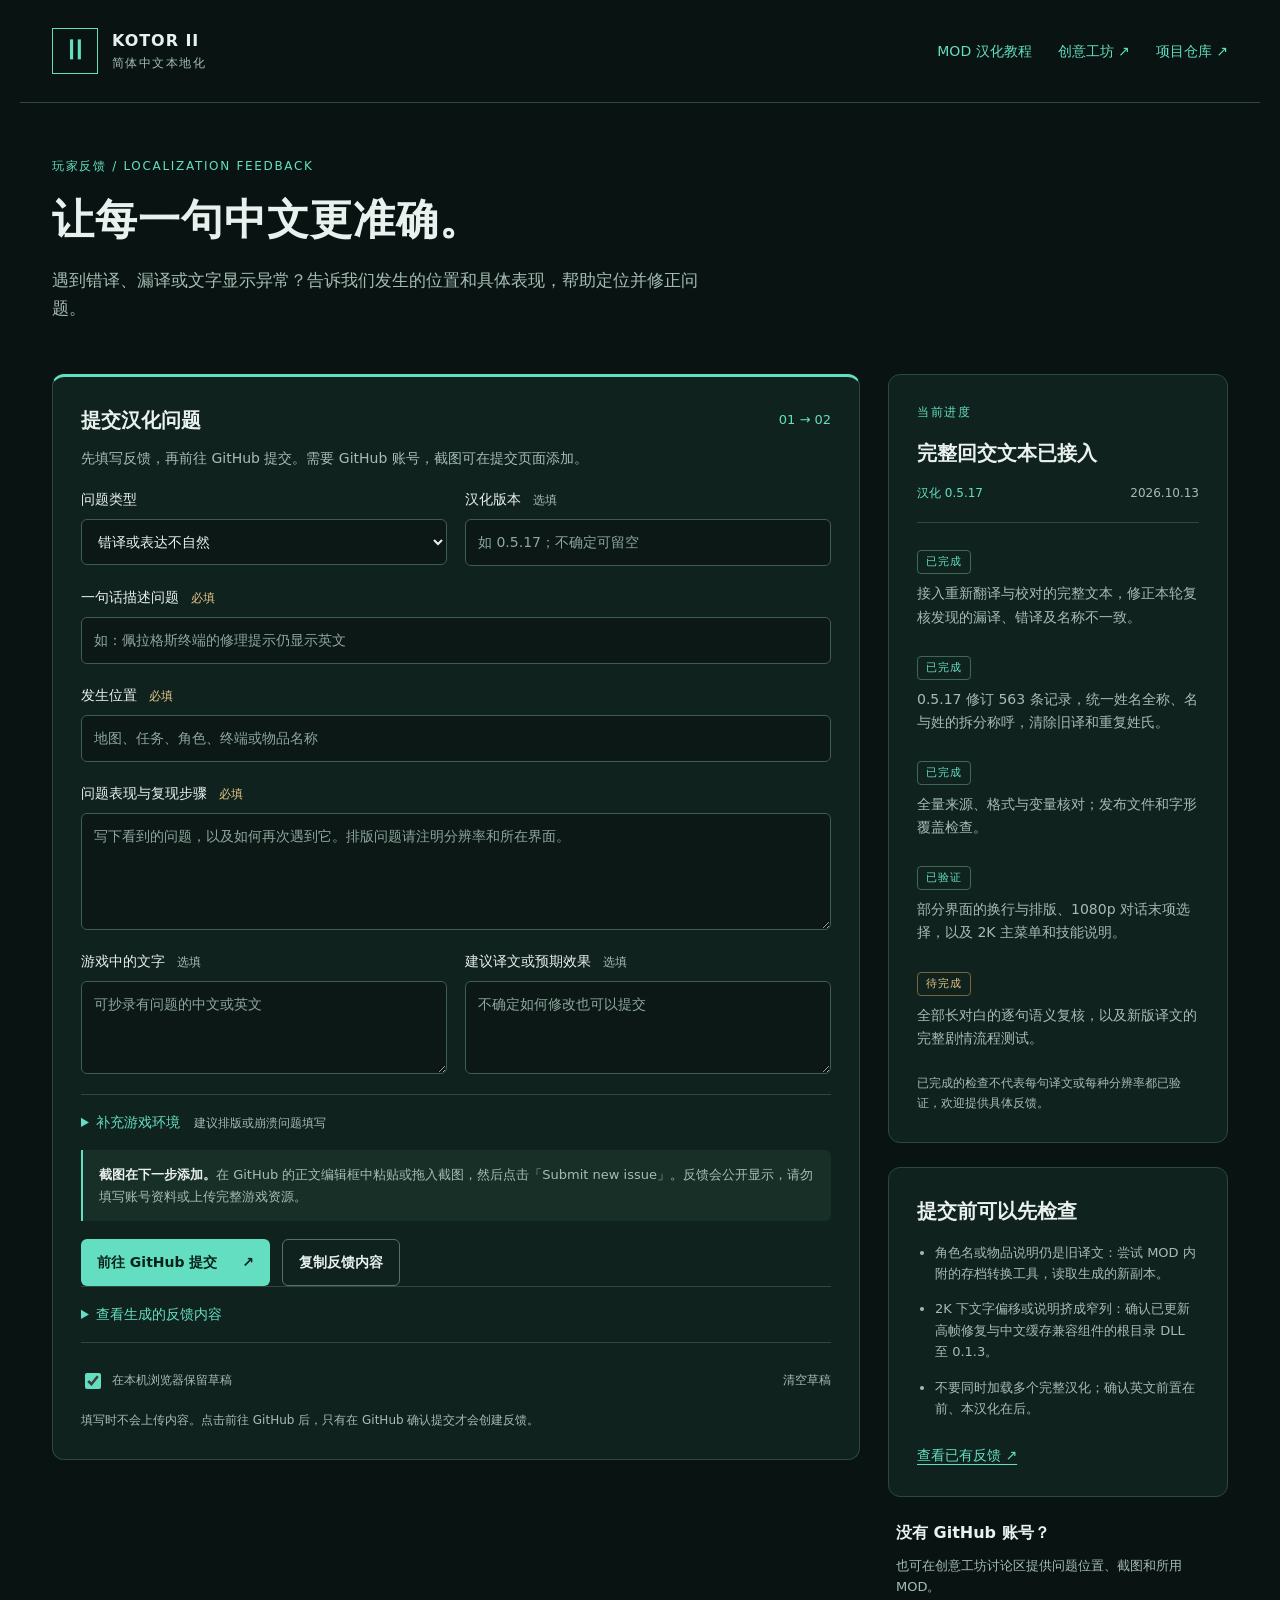
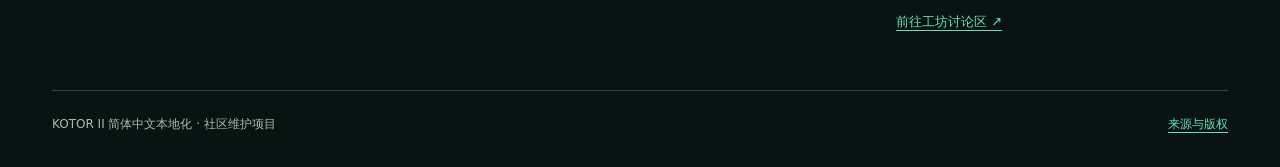
<file: docs/index.html>
<!doctype html>
<html lang="zh-CN">
<head>
  <meta charset="utf-8">
  <meta name="viewport" content="width=device-width, initial-scale=1">
  <meta name="description" content="KOTOR II 简体中文汉化进度与问题反馈。报告错译、漏译、名称、字体和排版问题。">
  <meta name="color-scheme" content="dark">
  <title>汉化问题反馈 · KOTOR II</title>
  <link rel="stylesheet" href="./feedback.css">
  <script type="module" src="./feedback.mjs"></script>
</head>
<body>
  <header class="site-header">
    <a class="brand" href="./"><span class="brand-mark" aria-hidden="true">Ⅱ</span><span>KOTOR II <small>简体中文本地化</small></span></a>
    <nav aria-label="主导航">
      <a href="./mod-translation.html">MOD 汉化教程</a>
      <a href="https://steamcommunity.com/sharedfiles/filedetails/?id=3816191703">创意工坊 ↗</a>
      <a href="https://github.com/francisagust198/kotor2-chinese-localization">项目仓库 ↗</a>
    </nav>
  </header>
  <main>
    <div class="intro">
      <p class="eyebrow">玩家反馈 / LOCALIZATION FEEDBACK</p>
      <h1>让每一句中文更准确。</h1>
      <p class="lead">遇到错译、漏译或文字显示异常？告诉我们发生的位置和具体表现，帮助定位并修正问题。</p>
    </div>
    <div class="layout">
      <section class="panel form-panel" aria-labelledby="feedback-heading">
        <div class="panel-heading"><h2 id="feedback-heading">提交汉化问题</h2><span class="step">01 → 02</span></div>
        <p class="hint">先填写反馈，再前往 GitHub 提交。需要 GitHub 账号，截图可在提交页面添加。</p>
        <noscript><p class="notice">此表单需要 JavaScript。也可<a href="https://github.com/francisagust198/kotor2-chinese-localization/issues/new?template=translation.md">直接在 GitHub 提交反馈</a>。</p></noscript>
        <form id="feedback-form">
          <div class="field-row">
            <div class="field"><label for="category">问题类型</label><select id="category" name="category"><option>错译或表达不自然</option><option>漏译或英文残留</option><option>名称或术语不一致</option><option>换行、截断或文字位置</option><option>字形或字体显示</option><option>崩溃或其他兼容问题</option><option>其他</option></select></div>
            <div class="field"><label for="version">汉化版本 <span>选填</span></label><input id="version" name="version" maxlength="80" placeholder="如 0.5.17；不确定可留空"></div>
          </div>
          <div class="field"><label for="title">一句话描述问题 <span class="required">必填</span></label><input id="title" name="title" required maxlength="100" placeholder="如：佩拉格斯终端的修理提示仍显示英文"></div>
          <div class="field"><label for="location">发生位置 <span class="required">必填</span></label><input id="location" name="location" required maxlength="250" placeholder="地图、任务、角色、终端或物品名称"></div>
          <div class="field"><label for="details">问题表现与复现步骤 <span class="required">必填</span></label><textarea id="details" name="details" required maxlength="12000" rows="4" placeholder="写下看到的问题，以及如何再次遇到它。排版问题请注明分辨率和所在界面。"></textarea></div>
          <div class="field-row">
            <div class="field"><label for="current">游戏中的文字 <span>选填</span></label><textarea id="current" name="current" maxlength="6000" rows="3" placeholder="可抄录有问题的中文或英文"></textarea></div>
            <div class="field"><label for="suggestion">建议译文或预期效果 <span>选填</span></label><textarea id="suggestion" name="suggestion" maxlength="6000" rows="3" placeholder="不确定如何修改也可以提交"></textarea></div>
          </div>
          <details class="environment">
            <summary>补充游戏环境 <span>建议排版或崩溃问题填写</span></summary>
            <div class="field-row">
              <div class="field"><label for="resolution">分辨率与显示模式</label><input id="resolution" name="resolution" maxlength="150" placeholder="如 1920×1080，全屏"></div>
              <div class="field"><label for="native">高帧修复与中文缓存兼容</label><select id="native" name="native"><option>不确定</option><option>已安装根目录 DLL</option><option>只订阅，未安装根目录 DLL</option><option>未使用</option></select></div>
            </div>
            <div class="field"><label for="mods">其他 MOD 与加载顺序</label><textarea id="mods" name="mods" maxlength="4000" rows="2" placeholder="如：TSLRCM + M4-78EP → 本汉化；是否启用宽屏配套版"></textarea></div>
            <div class="field"><label for="save">存档情况</label><input id="save" name="save" maxlength="250" placeholder="如：新游戏 / 旧存档 / 已用工具转换的副本"></div>
          </details>
          <p class="notice"><strong>截图在下一步添加。</strong>在 GitHub 的正文编辑框中粘贴或拖入截图，然后点击「Submit new issue」。反馈会公开显示，请勿填写账号资料或上传完整游戏资源。</p>
          <div class="actions"><button class="primary" type="submit">前往 GitHub 提交 <span aria-hidden="true">↗</span></button><button class="secondary" id="copy" type="button">复制反馈内容</button></div>
          <p id="message" role="status" aria-live="polite"></p>
          <details id="preview-details"><summary>查看生成的反馈内容</summary><label class="sr-only" for="preview">反馈内容</label><textarea id="preview" readonly rows="12"></textarea><button class="secondary" id="download" type="button">下载反馈文本</button><a id="continue-link" class="continue" hidden href="https://github.com/francisagust198/kotor2-chinese-localization/issues/new">打开 GitHub 提交页 ↗</a></details>
          <div class="draft-bar"><label><input type="checkbox" id="remember" checked> 在本机浏览器保留草稿</label><button id="clear" type="button">清空草稿</button></div>
          <p class="hint small">填写时不会上传内容。点击前往 GitHub 后，只有在 GitHub 确认提交才会创建反馈。</p>
        </form>
      </section>
      <aside>
        <section class="panel progress" aria-labelledby="progress-heading">
          <p class="eyebrow">当前进度</p><h2 id="progress-heading">完整回交文本已接入</h2>
          <div class="release"><span>汉化 0.5.17</span><time datetime="2026-10-13">2026.10.13</time></div>
          <ul class="milestones">
            <li><span class="state done">已完成</span><p>接入重新翻译与校对的完整文本，修正本轮复核发现的漏译、错译及名称不一致。</p></li>
            <li><span class="state done">已完成</span><p>0.5.17 修订 563 条记录，统一姓名全称、名与姓的拆分称呼，清除旧译和重复姓氏。</p></li>
            <li><span class="state done">已完成</span><p>全量来源、格式与变量核对；发布文件和字形覆盖检查。</p></li>
            <li><span class="state done">已验证</span><p>部分界面的换行与排版、1080p 对话末项选择，以及 2K 主菜单和技能说明。</p></li>
            <li><span class="state pending">待完成</span><p>全部长对白的逐句语义复核，以及新版译文的完整剧情流程测试。</p></li>
          </ul>
          <p class="hint small">已完成的检查不代表每句译文或每种分辨率都已验证，欢迎提供具体反馈。</p>
        </section>
        <section class="panel help" aria-labelledby="help-heading"><h2 id="help-heading">提交前可以先检查</h2>
          <ul><li>角色名或物品说明仍是旧译文：尝试 MOD 内附的存档转换工具，读取生成的新副本。</li><li>2K 下文字偏移或说明挤成窄列：确认已更新高帧修复与中文缓存兼容组件的根目录 DLL 至 0.1.3。</li><li>不要同时加载多个完整汉化；确认英文前置在前、本汉化在后。</li></ul>
          <a class="text-link" href="https://github.com/francisagust198/kotor2-chinese-localization/issues">查看已有反馈 ↗</a>
        </section>
        <section class="alternate"><h2>没有 GitHub 账号？</h2><p>也可在创意工坊讨论区提供问题位置、截图和所用 MOD。</p><a href="https://steamcommunity.com/sharedfiles/filedetails/discussions/3816191703">前往工坊讨论区 ↗</a></section>
      </aside>
    </div>
  </main>
  <footer><span>KOTOR II 简体中文本地化 · 社区维护项目</span><a href="https://github.com/francisagust198/kotor2-chinese-localization/blob/main/COPYRIGHT.md">来源与版权</a></footer>
</body>
</html>
</file>
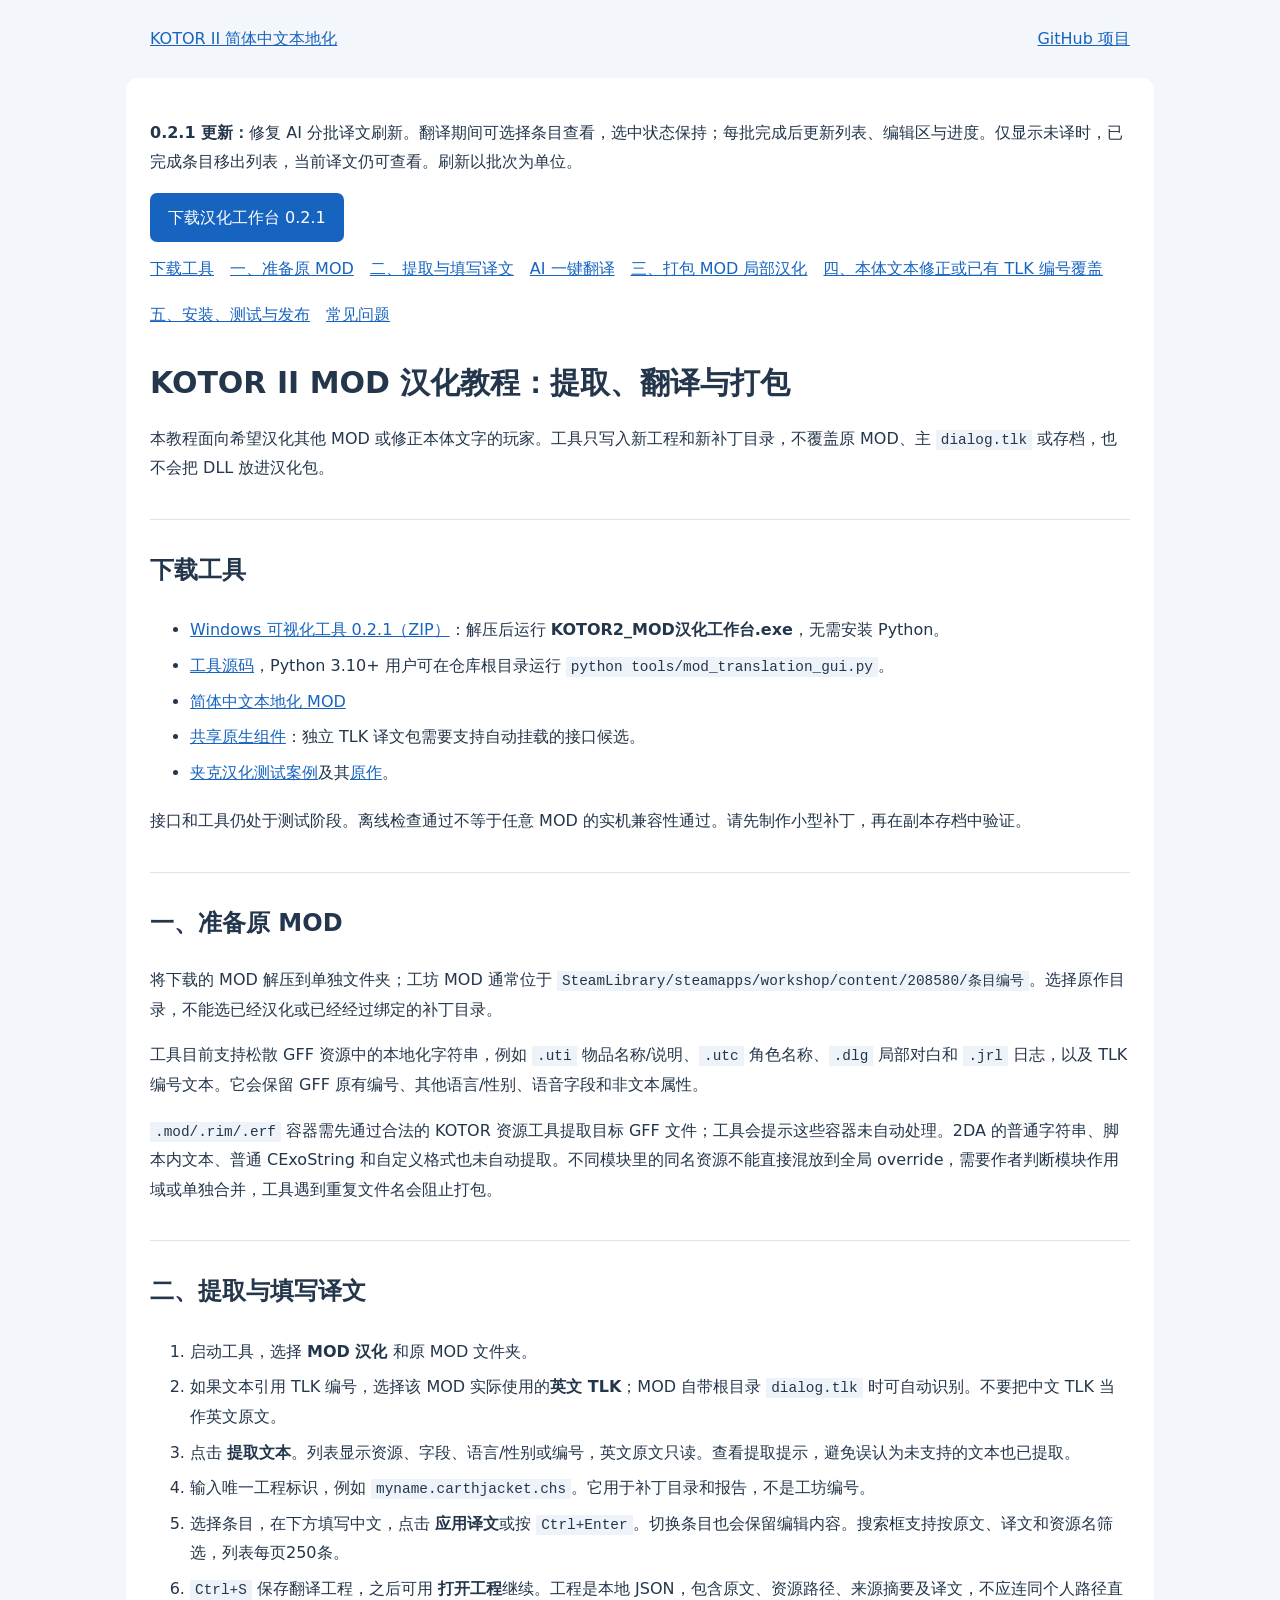
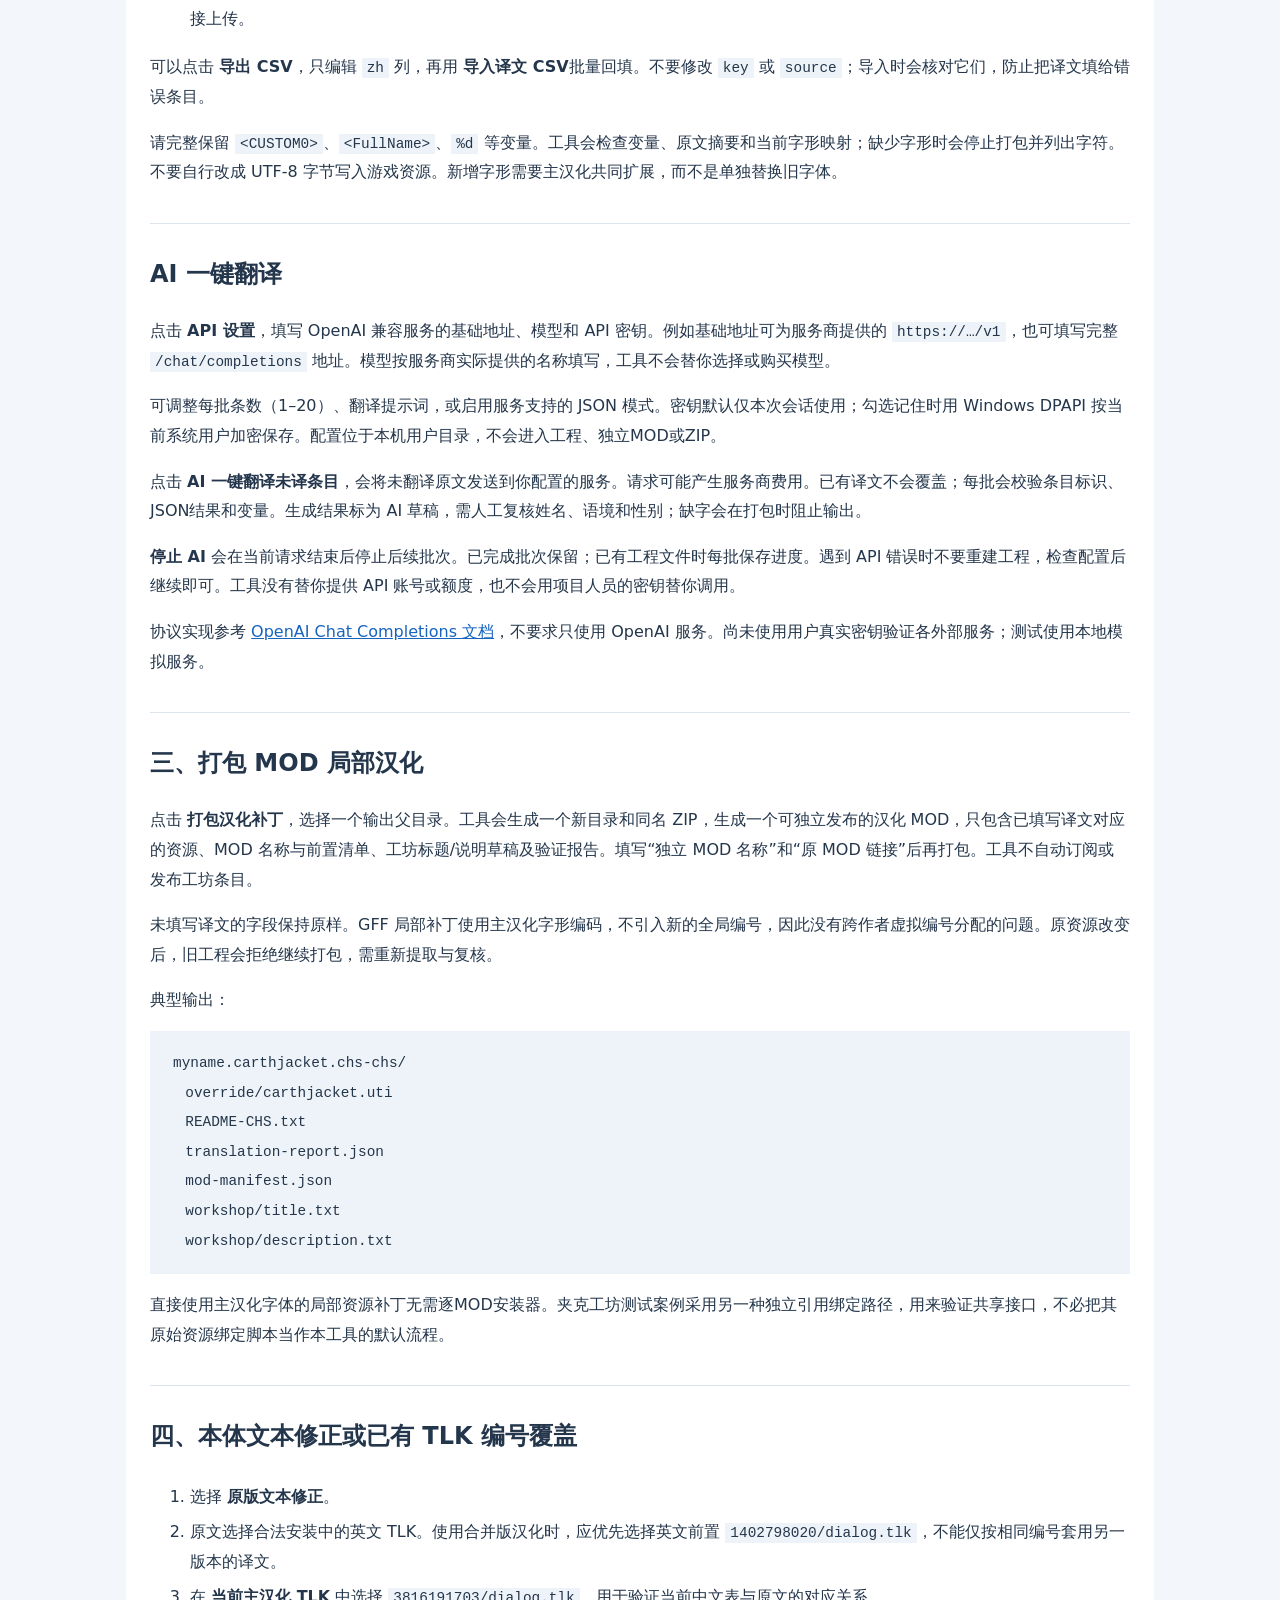
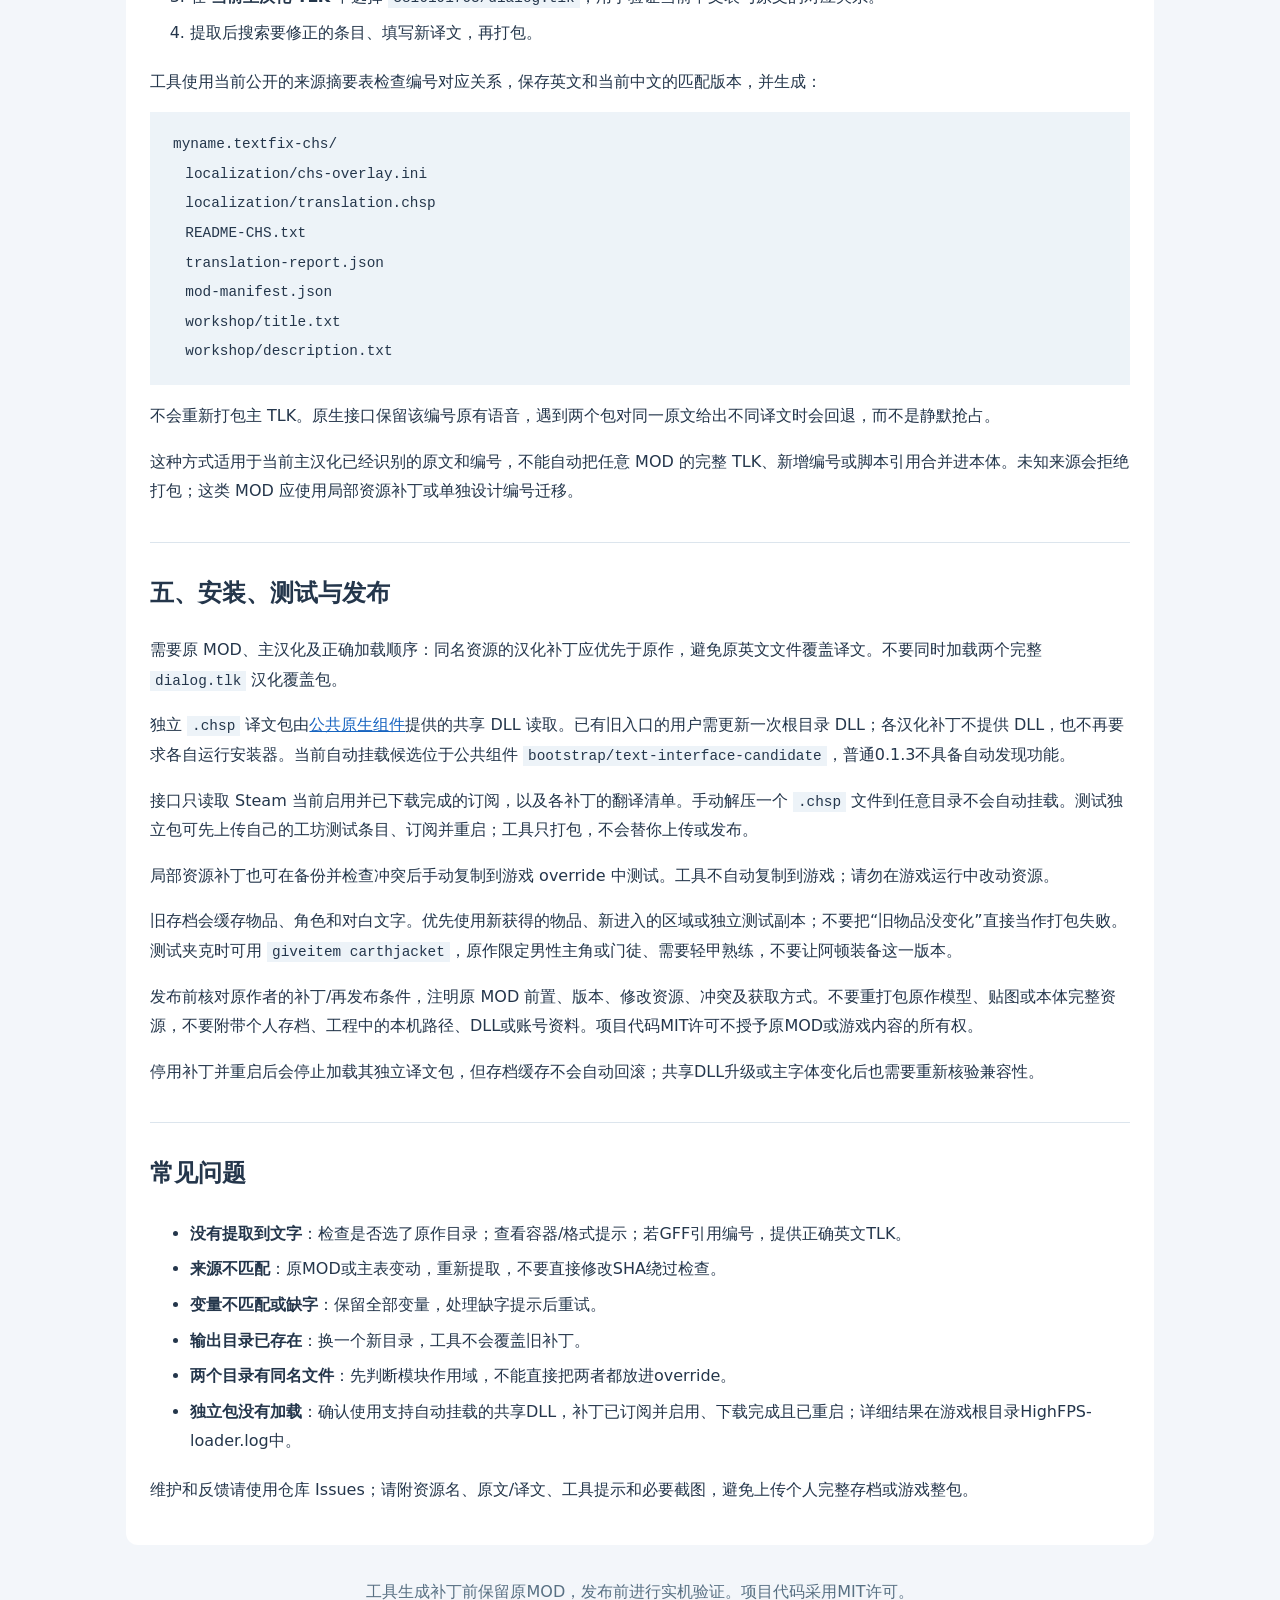
<file: docs/mod-translation.html>
<!doctype html><html lang="zh-CN"><head><meta charset="utf-8"><meta name="viewport" content="width=device-width,initial-scale=1"><title>MOD 汉化教程 · KOTOR II</title><meta name="description" content="使用可视化工作台提取MOD文本，编辑或AI翻译，并打包独立汉化MOD。"><style>body{margin:0;background:#f3f6fa;color:#24364b;font:16px/1.85 system-ui,"Microsoft YaHei",sans-serif}header,main{max-width:980px;margin:auto;padding:24px}header{display:flex;justify-content:space-between;gap:20px}main{background:white;border-radius:12px}a{color:#1764c0}nav{display:flex;gap:16px;flex-wrap:wrap;padding:12px 0}h1{font-size:30px;line-height:1.4}h2{border-top:1px solid #dce5ed;padding-top:28px;margin-top:36px}pre{white-space:pre-wrap;background:#edf3f8;padding:18px;overflow:auto}code{font-size:.9em;background:#edf3f8;padding:2px 5px}li{padding:3px 0}.download{display:inline-block;background:#1764c0;color:white;text-decoration:none;padding:10px 18px;border-radius:7px}footer{padding:32px;text-align:center;color:#587083}@media(max-width:650px){header,main{padding:18px}h1{font-size:25px}}</style></head><body><header><a href="./">KOTOR II 简体中文本地化</a><a href="https://github.com/francisagust198/kotor2-chinese-localization">GitHub 项目</a></header><main><p><strong>0.2.1 更新：</strong>修复 AI 分批译文刷新。翻译期间可选择条目查看，选中状态保持；每批完成后更新列表、编辑区与进度。仅显示未译时，已完成条目移出列表，当前译文仍可查看。刷新以批次为单位。</p><a class="download" href="https://github.com/francisagust198/kotor2-chinese-localization/raw/refs/heads/main/downloads/KOTOR2_MODTranslator_021.zip">下载汉化工作台 0.2.1</a><nav><a href="#s2">下载工具</a><a href="#s3">一、准备原 MOD</a><a href="#s4">二、提取与填写译文</a><a href="#s5">AI 一键翻译</a><a href="#s6">三、打包 MOD 局部汉化</a><a href="#s7">四、本体文本修正或已有 TLK 编号覆盖</a><a href="#s8">五、安装、测试与发布</a><a href="#s9">常见问题</a></nav><h1 id="s1">KOTOR II MOD 汉化教程：提取、翻译与打包</h1><p>本教程面向希望汉化其他 MOD 或修正本体文字的玩家。工具只写入新工程和新补丁目录，不覆盖原 MOD、主 <code>dialog.tlk</code> 或存档，也不会把 DLL 放进汉化包。</p><h2 id="s2">下载工具</h2><ul><li><a href="https://github.com/francisagust198/kotor2-chinese-localization/raw/refs/heads/main/downloads/KOTOR2_MODTranslator_021.zip">Windows 可视化工具 0.2.1（ZIP）</a>：解压后运行 <strong>KOTOR2_MOD汉化工作台.exe</strong>，无需安装 Python。</li><li><a href="https://github.com/francisagust198/kotor2-chinese-localization/blob/main/tools/mod_translation_gui.py">工具源码</a>，Python 3.10+ 用户可在仓库根目录运行 <code>python tools/mod_translation_gui.py</code>。</li><li><a href="https://steamcommunity.com/sharedfiles/filedetails/?id=3816191703">简体中文本地化 MOD</a></li><li><a href="https://steamcommunity.com/sharedfiles/filedetails/?id=3816551034">共享原生组件</a>：独立 TLK 译文包需要支持自动挂载的接口候选。</li><li><a href="https://steamcommunity.com/sharedfiles/filedetails/?id=3818950577">夹克汉化测试案例</a>及其<a href="https://steamcommunity.com/sharedfiles/filedetails/?id=2853389296">原作</a>。</li></ul><p>接口和工具仍处于测试阶段。离线检查通过不等于任意 MOD 的实机兼容性通过。请先制作小型补丁，再在副本存档中验证。</p><h2 id="s3">一、准备原 MOD</h2><p>将下载的 MOD 解压到单独文件夹；工坊 MOD 通常位于 <code>SteamLibrary/steamapps/workshop/content/208580/条目编号</code>。选择原作目录，不能选已经汉化或已经经过绑定的补丁目录。</p><p>工具目前支持松散 GFF 资源中的本地化字符串，例如 <code>.uti</code> 物品名称/说明、<code>.utc</code> 角色名称、<code>.dlg</code> 局部对白和 <code>.jrl</code> 日志，以及 TLK 编号文本。它会保留 GFF 原有编号、其他语言/性别、语音字段和非文本属性。</p><p><code>.mod/.rim/.erf</code> 容器需先通过合法的 KOTOR 资源工具提取目标 GFF 文件；工具会提示这些容器未自动处理。2DA 的普通字符串、脚本内文本、普通 CExoString 和自定义格式也未自动提取。不同模块里的同名资源不能直接混放到全局 override，需要作者判断模块作用域或单独合并，工具遇到重复文件名会阻止打包。</p><h2 id="s4">二、提取与填写译文</h2><ol><li>启动工具，选择 <strong>MOD 汉化</strong> 和原 MOD 文件夹。</li><li>如果文本引用 TLK 编号，选择该 MOD 实际使用的<strong>英文 TLK</strong>；MOD 自带根目录 <code>dialog.tlk</code> 时可自动识别。不要把中文 TLK 当作英文原文。</li><li>点击 <strong>提取文本</strong>。列表显示资源、字段、语言/性别或编号，英文原文只读。查看提取提示，避免误认为未支持的文本也已提取。</li><li>输入唯一工程标识，例如 <code>myname.carthjacket.chs</code>。它用于补丁目录和报告，不是工坊编号。</li><li>选择条目，在下方填写中文，点击 <strong>应用译文</strong>或按 <code>Ctrl+Enter</code>。切换条目也会保留编辑内容。搜索框支持按原文、译文和资源名筛选，列表每页250条。</li><li><code>Ctrl+S</code> 保存翻译工程，之后可用 <strong>打开工程</strong>继续。工程是本地 JSON，包含原文、资源路径、来源摘要及译文，不应连同个人路径直接上传。</li></ol><p>可以点击 <strong>导出 CSV</strong>，只编辑 <code>zh</code> 列，再用 <strong>导入译文 CSV</strong>批量回填。不要修改 <code>key</code> 或 <code>source</code>；导入时会核对它们，防止把译文填给错误条目。</p><p>请完整保留 <code>&lt;CUSTOM0&gt;</code>、<code>&lt;FullName&gt;</code>、<code>%d</code> 等变量。工具会检查变量、原文摘要和当前字形映射；缺少字形时会停止打包并列出字符。不要自行改成 UTF-8 字节写入游戏资源。新增字形需要主汉化共同扩展，而不是单独替换旧字体。</p><h2 id="s5">AI 一键翻译</h2><p>点击 <strong>API 设置</strong>，填写 OpenAI 兼容服务的基础地址、模型和 API 密钥。例如基础地址可为服务商提供的 <code>https://…/v1</code>，也可填写完整 <code>/chat/completions</code> 地址。模型按服务商实际提供的名称填写，工具不会替你选择或购买模型。</p><p>可调整每批条数（1–20）、翻译提示词，或启用服务支持的 JSON 模式。密钥默认仅本次会话使用；勾选记住时用 Windows DPAPI 按当前系统用户加密保存。配置位于本机用户目录，不会进入工程、独立MOD或ZIP。</p><p>点击 <strong>AI 一键翻译未译条目</strong>，会将未翻译原文发送到你配置的服务。请求可能产生服务商费用。已有译文不会覆盖；每批会校验条目标识、JSON结果和变量。生成结果标为 AI 草稿，需人工复核姓名、语境和性别；缺字会在打包时阻止输出。</p><p><strong>停止 AI</strong> 会在当前请求结束后停止后续批次。已完成批次保留；已有工程文件时每批保存进度。遇到 API 错误时不要重建工程，检查配置后继续即可。工具没有替你提供 API 账号或额度，也不会用项目人员的密钥替你调用。</p><p>协议实现参考 <a href="https://developers.openai.com/api/reference/resources/chat/subresources/completions/methods/create">OpenAI Chat Completions 文档</a>，不要求只使用 OpenAI 服务。尚未使用用户真实密钥验证各外部服务；测试使用本地模拟服务。</p><h2 id="s6">三、打包 MOD 局部汉化</h2><p>点击 <strong>打包汉化补丁</strong>，选择一个输出父目录。工具会生成一个新目录和同名 ZIP，生成一个可独立发布的汉化 MOD，只包含已填写译文对应的资源、MOD 名称与前置清单、工坊标题/说明草稿及验证报告。填写“独立 MOD 名称”和“原 MOD 链接”后再打包。工具不自动订阅或发布工坊条目。</p><p>未填写译文的字段保持原样。GFF 局部补丁使用主汉化字形编码，不引入新的全局编号，因此没有跨作者虚拟编号分配的问题。原资源改变后，旧工程会拒绝继续打包，需重新提取与复核。</p><p>典型输出：</p><pre><code>myname.carthjacket.chs-chs/
  override/carthjacket.uti
  README-CHS.txt
  translation-report.json
  mod-manifest.json
  workshop/title.txt
  workshop/description.txt
</code></pre><p>直接使用主汉化字体的局部资源补丁无需逐MOD安装器。夹克工坊测试案例采用另一种独立引用绑定路径，用来验证共享接口，不必把其原始资源绑定脚本当作本工具的默认流程。</p><h2 id="s7">四、本体文本修正或已有 TLK 编号覆盖</h2><ol><li>选择 <strong>原版文本修正</strong>。</li><li>原文选择合法安装中的英文 TLK。使用合并版汉化时，应优先选择英文前置 <code>1402798020/dialog.tlk</code>，不能仅按相同编号套用另一版本的译文。</li><li>在 <strong>当前主汉化 TLK</strong> 中选择 <code>3816191703/dialog.tlk</code>，用于验证当前中文表与原文的对应关系。</li><li>提取后搜索要修正的条目、填写新译文，再打包。</li></ol><p>工具使用当前公开的来源摘要表检查编号对应关系，保存英文和当前中文的匹配版本，并生成：</p><pre><code>myname.textfix-chs/
  localization/chs-overlay.ini
  localization/translation.chsp
  README-CHS.txt
  translation-report.json
  mod-manifest.json
  workshop/title.txt
  workshop/description.txt
</code></pre><p>不会重新打包主 TLK。原生接口保留该编号原有语音，遇到两个包对同一原文给出不同译文时会回退，而不是静默抢占。</p><p>这种方式适用于当前主汉化已经识别的原文和编号，不能自动把任意 MOD 的完整 TLK、新增编号或脚本引用合并进本体。未知来源会拒绝打包；这类 MOD 应使用局部资源补丁或单独设计编号迁移。</p><h2 id="s8">五、安装、测试与发布</h2><p>需要原 MOD、主汉化及正确加载顺序：同名资源的汉化补丁应优先于原作，避免原英文文件覆盖译文。不要同时加载两个完整 <code>dialog.tlk</code> 汉化覆盖包。</p><p>独立 <code>.chsp</code> 译文包由<a href="https://steamcommunity.com/sharedfiles/filedetails/?id=3816551034">公共原生组件</a>提供的共享 DLL 读取。已有旧入口的用户需更新一次根目录 DLL；各汉化补丁不提供 DLL，也不再要求各自运行安装器。当前自动挂载候选位于公共组件 <code>bootstrap/text-interface-candidate</code>，普通0.1.3不具备自动发现功能。</p><p>接口只读取 Steam 当前启用并已下载完成的订阅，以及各补丁的翻译清单。手动解压一个 <code>.chsp</code> 文件到任意目录不会自动挂载。测试独立包可先上传自己的工坊测试条目、订阅并重启；工具只打包，不会替你上传或发布。</p><p>局部资源补丁也可在备份并检查冲突后手动复制到游戏 override 中测试。工具不自动复制到游戏；请勿在游戏运行中改动资源。</p><p>旧存档会缓存物品、角色和对白文字。优先使用新获得的物品、新进入的区域或独立测试副本；不要把“旧物品没变化”直接当作打包失败。测试夹克时可用 <code>giveitem carthjacket</code>，原作限定男性主角或门徒、需要轻甲熟练，不要让阿顿装备这一版本。</p><p>发布前核对原作者的补丁/再发布条件，注明原 MOD 前置、版本、修改资源、冲突及获取方式。不要重打包原作模型、贴图或本体完整资源，不要附带个人存档、工程中的本机路径、DLL或账号资料。项目代码MIT许可不授予原MOD或游戏内容的所有权。</p><p>停用补丁并重启后会停止加载其独立译文包，但存档缓存不会自动回滚；共享DLL升级或主字体变化后也需要重新核验兼容性。</p><h2 id="s9">常见问题</h2><ul><li><strong>没有提取到文字</strong>：检查是否选了原作目录；查看容器/格式提示；若GFF引用编号，提供正确英文TLK。</li><li><strong>来源不匹配</strong>：原MOD或主表变动，重新提取，不要直接修改SHA绕过检查。</li><li><strong>变量不匹配或缺字</strong>：保留全部变量，处理缺字提示后重试。</li><li><strong>输出目录已存在</strong>：换一个新目录，工具不会覆盖旧补丁。</li><li><strong>两个目录有同名文件</strong>：先判断模块作用域，不能直接把两者都放进override。</li><li><strong>独立包没有加载</strong>：确认使用支持自动挂载的共享DLL，补丁已订阅并启用、下载完成且已重启；详细结果在游戏根目录HighFPS-loader.log中。</li></ul><p>维护和反馈请使用仓库 Issues；请附资源名、原文/译文、工具提示和必要截图，避免上传个人完整存档或游戏整包。</p></main><footer>工具生成补丁前保留原MOD，发布前进行实机验证。项目代码采用MIT许可。</footer></body></html>
</file>
<file: docs/feedback.css>
:root{--bg:#091412;--panel:#10221e;--line:#2b4941;--text:#e9f1ee;--muted:#a5bcb3;--accent:#64dec0;--gold:#e4c586;font-family:system-ui,-apple-system,"Segoe UI","Microsoft YaHei",sans-serif;color:var(--text);background:var(--bg);font-size:16px;line-height:1.65}
*{box-sizing:border-box}body{margin:0}a{color:var(--accent);text-underline-offset:4px}a:hover{color:white}button,input,textarea,select{font:inherit}button,a,input,select,textarea,summary{touch-action:manipulation}button,summary{cursor:pointer}button:focus-visible,a:focus-visible,summary:focus-visible{outline:3px solid var(--gold);outline-offset:4px}.site-header{max-width:1240px;margin:auto;padding:28px 32px;display:flex;align-items:center;justify-content:space-between;border-bottom:1px solid var(--line);gap:24px}.brand{display:flex;align-items:center;gap:14px;text-decoration:none;font-weight:650;color:var(--text);letter-spacing:.06em}.brand small{display:block;font-size:12px;color:var(--muted);font-weight:400;letter-spacing:.12em}.brand-mark{border:1px solid var(--accent);color:var(--accent);height:46px;width:46px;display:grid;place-items:center;font-size:26px;font-family:Georgia,serif}nav{display:flex;gap:26px;font-size:14px}nav a{text-decoration:none}main{max-width:1240px;margin:auto;padding:0 32px}.intro{padding:54px 0 34px;max-width:760px}.eyebrow{font-size:12px;letter-spacing:.14em;color:var(--accent);margin:0 0 16px}h1{font-size:clamp(28px,4vw,42px);line-height:1.3;margin:0 0 18px;letter-spacing:.025em}h2{font-size:20px;line-height:1.5;margin:0}p{margin:0 0 18px}.lead{color:var(--muted);font-size:17px;max-width:670px}.layout{display:grid;grid-template-columns:minmax(0,1fr) 340px;gap:28px;align-items:start}.panel{background:var(--panel);border:1px solid var(--line);border-radius:12px;padding:28px;margin-bottom:24px}.form-panel{border-top:3px solid var(--accent)}.panel-heading{display:flex;align-items:center;justify-content:space-between;gap:12px;margin-bottom:12px}.step{font-size:13px;color:var(--accent);font-variant-numeric:tabular-nums}.hint{color:var(--muted);font-size:14px}.small{font-size:12px}.field-row{display:grid;grid-template-columns:1fr 1fr;gap:18px}.field{margin-bottom:20px;min-width:0}label{display:block;font-size:14px;margin-bottom:8px}label span{font-size:12px;color:var(--muted);margin-left:8px}label .required{color:var(--gold)}input:not([type=checkbox]),select,textarea{display:block;width:100%;background:#0b1815;border:1px solid #3e5c52;border-radius:6px;color:var(--text);padding:11px 12px;min-height:46px;font-size:14px}textarea{resize:vertical}input::placeholder,textarea::placeholder{color:#8da79c}input:focus,select:focus,textarea:focus{outline:2px solid var(--accent);outline-offset:1px}details{border-top:1px solid var(--line);padding:16px 0}summary{font-size:14px;color:var(--accent);margin-bottom:0}details[open]>summary{margin-bottom:18px}summary span{font-size:12px;color:var(--muted);margin-left:10px}.notice{font-size:13px;color:var(--muted);background:#172f27;padding:14px 16px;border-left:2px solid var(--accent);border-radius:0 6px 6px 0}.notice strong{color:var(--text);font-weight:600}.actions{display:flex;gap:12px;flex-wrap:wrap}button{border:0;border-radius:6px;padding:11px 16px;min-height:44px;font-size:14px;font-weight:600}.primary{background:var(--accent);color:#08231b}.primary:hover{background:#8cedd2}.primary span{margin-left:20px}.secondary{background:transparent;color:var(--text);border:1px solid #547365}.secondary:hover{background:#223e33}#message{font-size:14px;color:var(--gold);margin:14px 0;overflow-wrap:anywhere}#message:empty{display:none}#preview{font-family:inherit;font-size:13px;margin-bottom:16px}.continue{margin-left:16px;display:inline-block;font-size:14px}.continue[hidden]{display:none}.draft-bar{display:flex;gap:12px;align-items:center;justify-content:space-between;border-top:1px solid var(--line);padding-top:16px}.draft-bar label{color:var(--muted);font-size:12px;margin:0;display:flex;align-items:center;gap:8px}.draft-bar input{accent-color:var(--accent);width:16px;height:16px}.draft-bar button{padding:6px 0;background:none;color:var(--muted);font-size:12px;font-weight:400}form>.small{margin-top:8px;margin-bottom:0}.release{display:flex;justify-content:space-between;gap:12px;font-size:12px;color:var(--muted);margin:16px 0 24px;padding-bottom:18px;border-bottom:1px solid var(--line)}.release span{color:var(--accent)}.milestones{list-style:none;padding:0;margin:0}.milestones li{margin-bottom:24px}.milestones p{font-size:14px;color:var(--muted);margin:8px 0 0}.state{font-size:11px;letter-spacing:.08em;display:inline-block;border:1px solid #3d6857;border-radius:4px;padding:2px 8px}.done{color:var(--accent)}.pending{color:var(--gold);border-color:#79643b}.progress>.hint{margin-bottom:0}.help ul{padding-left:18px;font-size:13px;color:var(--muted);margin:16px 0 22px}.help li{margin-bottom:14px}.text-link{font-size:14px}.alternate{padding:0 8px 24px}.alternate h2{font-size:16px}.alternate p{font-size:13px;color:var(--muted);margin:10px 0}.alternate a{font-size:13px}footer{max-width:1176px;margin:32px auto 0;padding:24px 0 32px;border-top:1px solid var(--line);display:flex;justify-content:space-between;gap:20px;color:var(--muted);font-size:12px}.sr-only{position:absolute;width:1px;height:1px;padding:0;margin:-1px;overflow:hidden;clip:rect(0,0,0,0);border:0}
@media(max-width:950px){.layout{grid-template-columns:minmax(0,1fr) 290px;gap:20px}.panel{padding:22px}.field-row{grid-template-columns:1fr;gap:0}}
@media(max-width:740px){.site-header{padding:20px;align-items:flex-start;flex-wrap:wrap}nav{gap:22px}main{padding:0 20px}.intro{padding:36px 0 20px}.layout{grid-template-columns:1fr}.field-row{grid-template-columns:1fr 1fr;gap:16px}aside{display:grid;grid-template-columns:1fr;gap:0}footer{margin:20px;padding:20px 0;flex-wrap:wrap}.panel{padding:22px}.lead{font-size:15px}}
@media(max-width:460px){.field-row{grid-template-columns:1fr;gap:0}.panel{padding:18px}.actions{flex-direction:column}.actions button{width:100%}summary span{display:block;margin:4px 0 0 16px}.continue{display:block;margin:12px 0 0}.draft-bar{align-items:flex-start}.brand{font-size:14px}h1{font-size:28px}}
</file>
